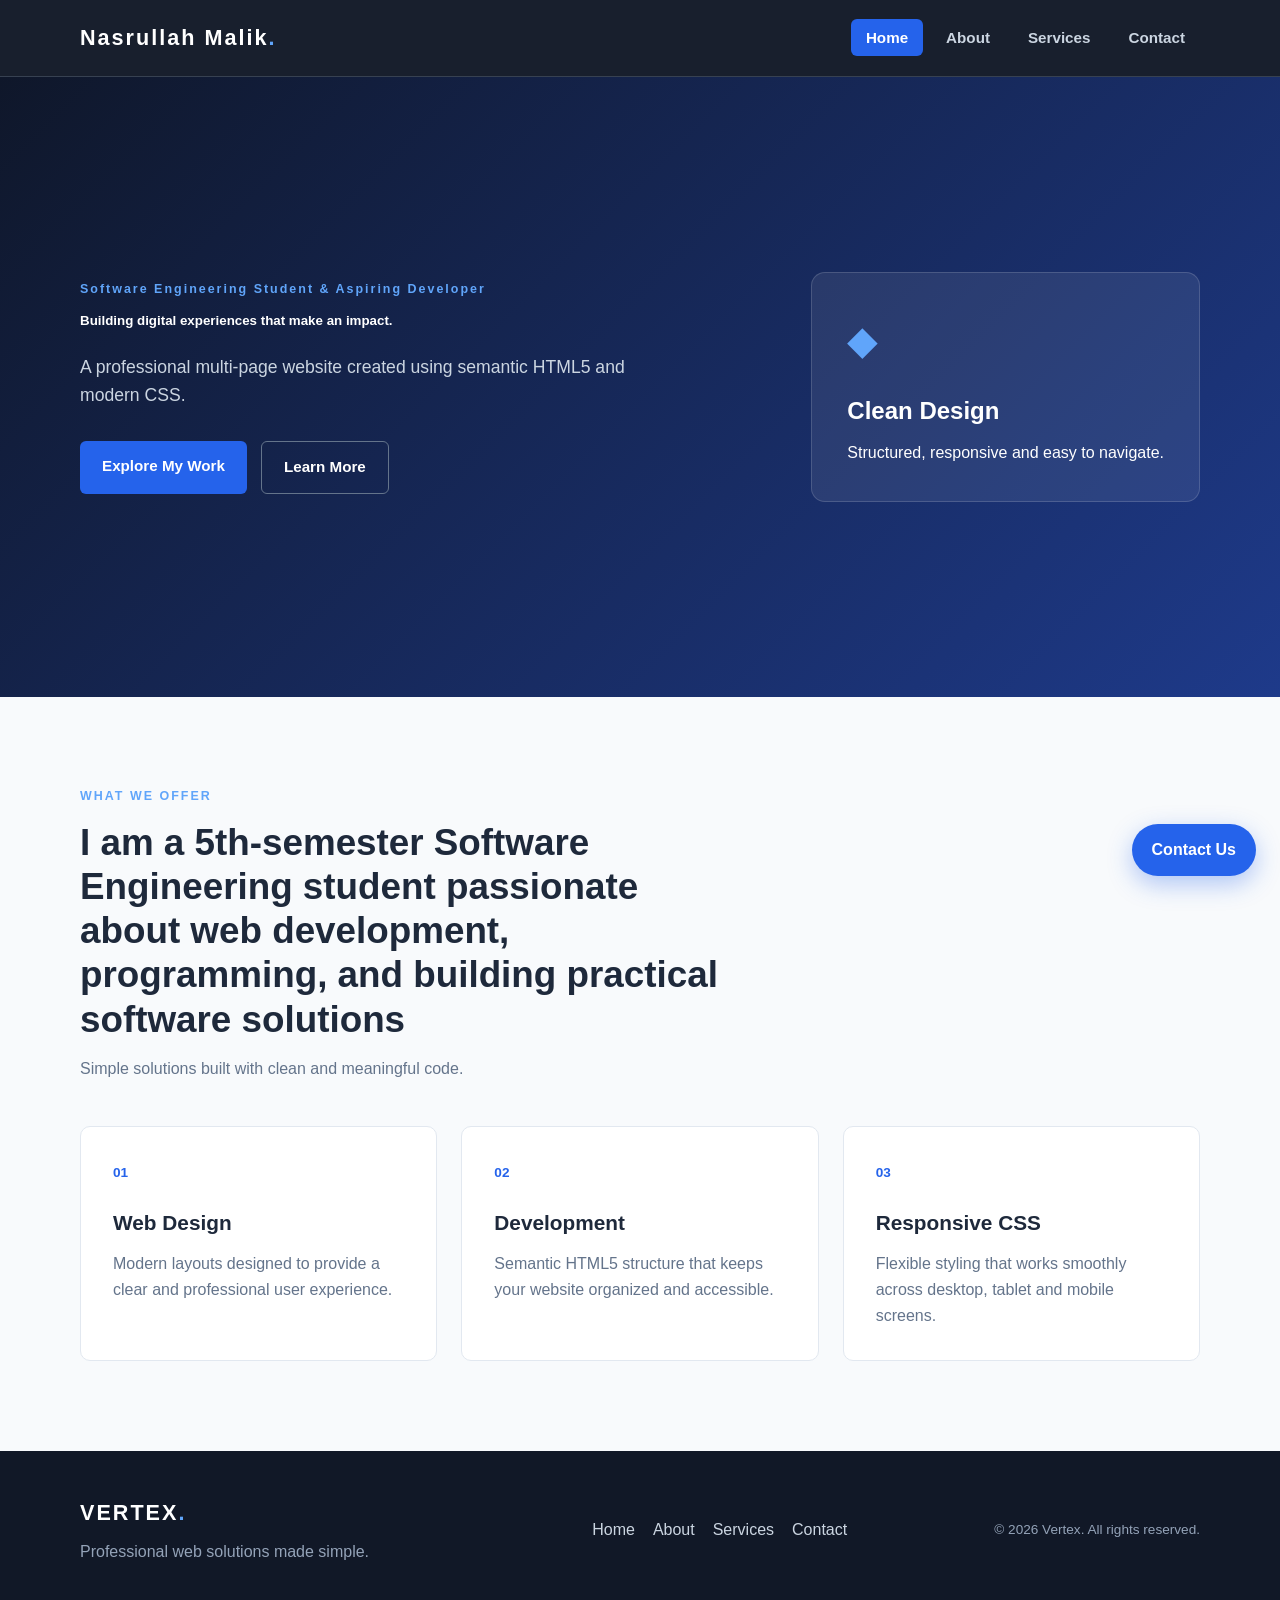
<file: index.html>
<!DOCTYPE html>
<html lang="en">
<head>
    <meta charset="UTF-8">
    <meta name="viewport" content="width=device-width, initial-scale=1.0">
    <meta name="description" content="Professional semantic HTML and CSS website">
    <title>Nasrullah | Home</title>
    <link rel="stylesheet" href="css/style.css">
</head>
<body>

<header class="site-header">
    <nav class="navbar container">
        <a href="index.html" class="logo">Nasrullah Malik<span>.</span></a>

        <ul class="nav-links">
            <li><a href="index.html" class="active">Home</a></li>
            <li><a href="pages/about.html">About</a></li>
            <li><a href="pages/services.html">Services</a></li>
            <li><a href="pages/contact.html">Contact</a></li>
        </ul>
    </nav>
</header>

<main>
    <section class="hero">
        <div class="container hero-content">
            <div class="hero-text">
                <p class="tagline">Software Engineering Student & Aspiring Developer</p>
                <h1>Building digital experiences that make an impact.</h1>
                <p>
                    A professional multi-page website created using semantic
                    HTML5 and modern CSS.
                </p>

                <div class="hero-buttons">
                    <a href="pages/services.html" class="btn btn-primary">Explore My Work</a>
                    <a href="pages/about.html" class="btn btn-outline">Learn More</a>
                </div>
            </div>

            <aside class="hero-card">
                <span class="hero-icon">◆</span>
                <h2>Clean Design</h2>
                <p>Structured, responsive and easy to navigate.</p>
            </aside>
        </div>
    </section>

    <section class="section">
        <div class="container">
            <div class="section-heading">
                <p class="tagline">WHAT WE OFFER</p>
                <h2>I am a 5th-semester Software Engineering student passionate about web development, programming, and building practical software solutions</h2>
                <p>Simple solutions built with clean and meaningful code.</p>
            </div>

            <div class="cards">
                <article class="card">
                    <span class="card-number">01</span>
                    <h3>Web Design</h3>
                    <p>Modern layouts designed to provide a clear and professional user experience.</p>
                </article>

                <article class="card">
                    <span class="card-number">02</span>
                    <h3>Development</h3>
                    <p>Semantic HTML5 structure that keeps your website organized and accessible.</p>
                </article>

                <article class="card">
                    <span class="card-number">03</span>
                    <h3>Responsive CSS</h3>
                    <p>Flexible styling that works smoothly across desktop, tablet and mobile screens.</p>
                </article>
            </div>
        </div>
    </section>
</main>

<a href="pages/contact.html" class="floating-contact">Contact Us</a>

<footer class="site-footer">
    <div class="container footer-content">
        <div>
            <a href="index.html" class="logo footer-logo">VERTEX<span>.</span></a>
            <p>Professional web solutions made simple.</p>
        </div>

        <nav class="footer-nav" aria-label="Footer navigation">
            <a href="index.html">Home</a>
            <a href="pages/about.html">About</a>
            <a href="pages/services.html">Services</a>
            <a href="pages/contact.html">Contact</a>
        </nav>

        <p class="copyright">&copy; 2026 Vertex. All rights reserved.</p>
    </div>
</footer>

</body>
</html>
</file>
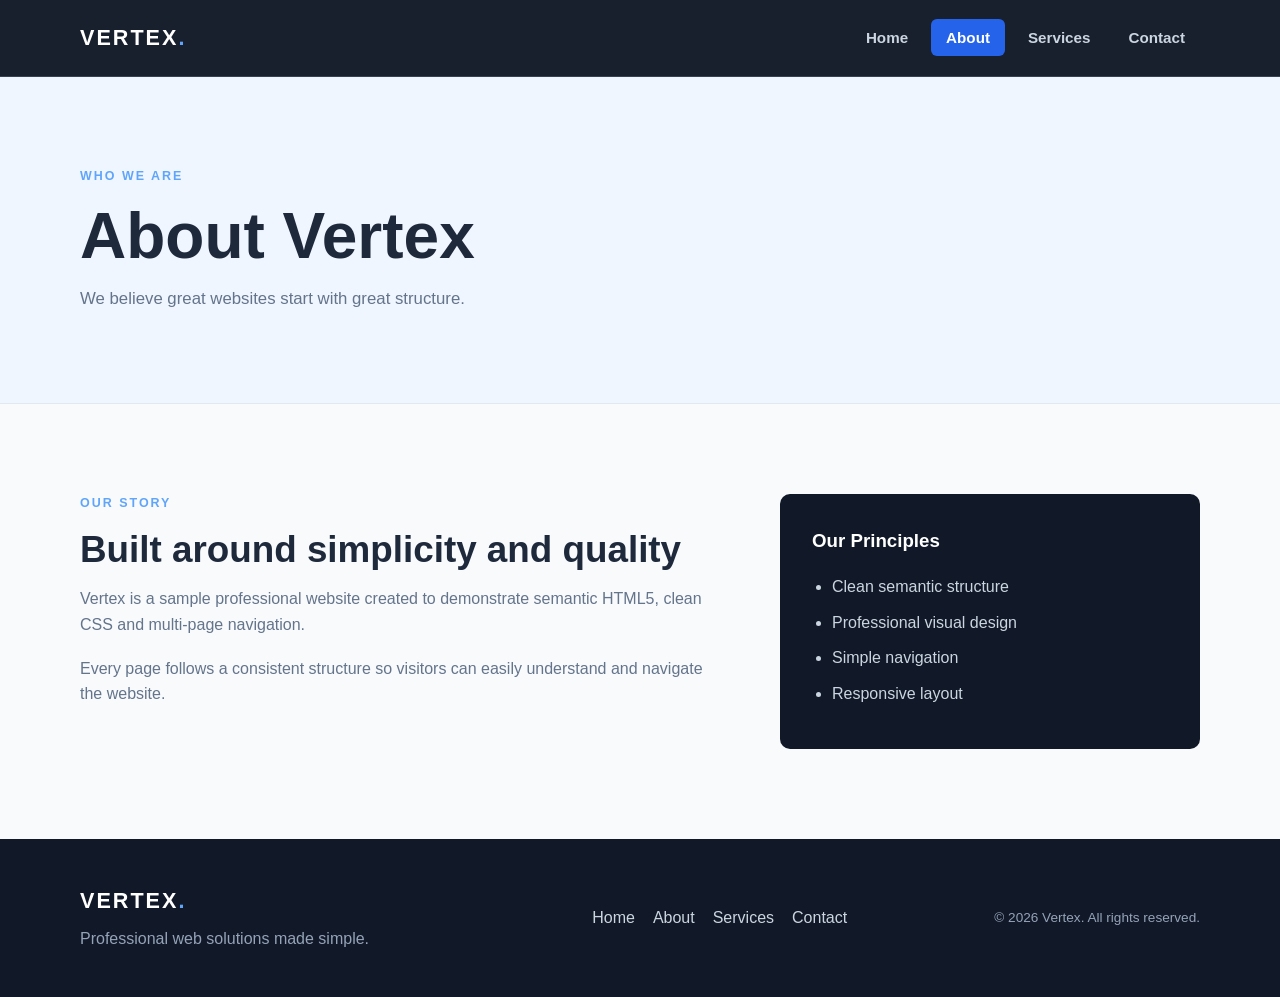
<file: pages/about.html>
<!DOCTYPE html>
<html lang="en">
<head>
    <meta charset="UTF-8">
    <meta name="viewport" content="width=device-width, initial-scale=1.0">
    <meta name="description" content="About Vertex">
    <title>Vertex | About</title>
    <link rel="stylesheet" href="../css/style.css">
</head>
<body>

<header class="site-header">
    <nav class="navbar container">
        <a href="../index.html" class="logo">VERTEX<span>.</span></a>

        <ul class="nav-links">
            <li><a href="../index.html">Home</a></li>
            <li><a href="about.html" class="active">About</a></li>
            <li><a href="services.html">Services</a></li>
            <li><a href="contact.html">Contact</a></li>
        </ul>
    </nav>
</header>

<main>
    <section class="page-banner">
        <div class="container">
            <p class="tagline">WHO WE ARE</p>
            <h1>About Vertex</h1>
            <p>We believe great websites start with great structure.</p>
        </div>
    </section>

    <section class="section">
        <div class="container two-column">
            <article>
                <p class="tagline">OUR STORY</p>
                <h2>Built around simplicity and quality</h2>
                <p>
                    Vertex is a sample professional website created to demonstrate
                    semantic HTML5, clean CSS and multi-page navigation.
                </p>
                <p>
                    Every page follows a consistent structure so visitors can
                    easily understand and navigate the website.
                </p>
            </article>

            <aside class="highlight-box">
                <h3>Our Principles</h3>
                <ul>
                    <li>Clean semantic structure</li>
                    <li>Professional visual design</li>
                    <li>Simple navigation</li>
                    <li>Responsive layout</li>
                </ul>
            </aside>
        </div>
    </section>
</main>

<footer class="site-footer">
    <div class="container footer-content">
        <div>
            <a href="../index.html" class="logo footer-logo">VERTEX<span>.</span></a>
            <p>Professional web solutions made simple.</p>
        </div>

        <nav class="footer-nav" aria-label="Footer navigation">
            <a href="../index.html">Home</a>
            <a href="about.html">About</a>
            <a href="services.html">Services</a>
            <a href="contact.html">Contact</a>
        </nav>

        <p class="copyright">&copy; 2026 Vertex. All rights reserved.</p>
    </div>
</footer>

</body>
</html>
</file>
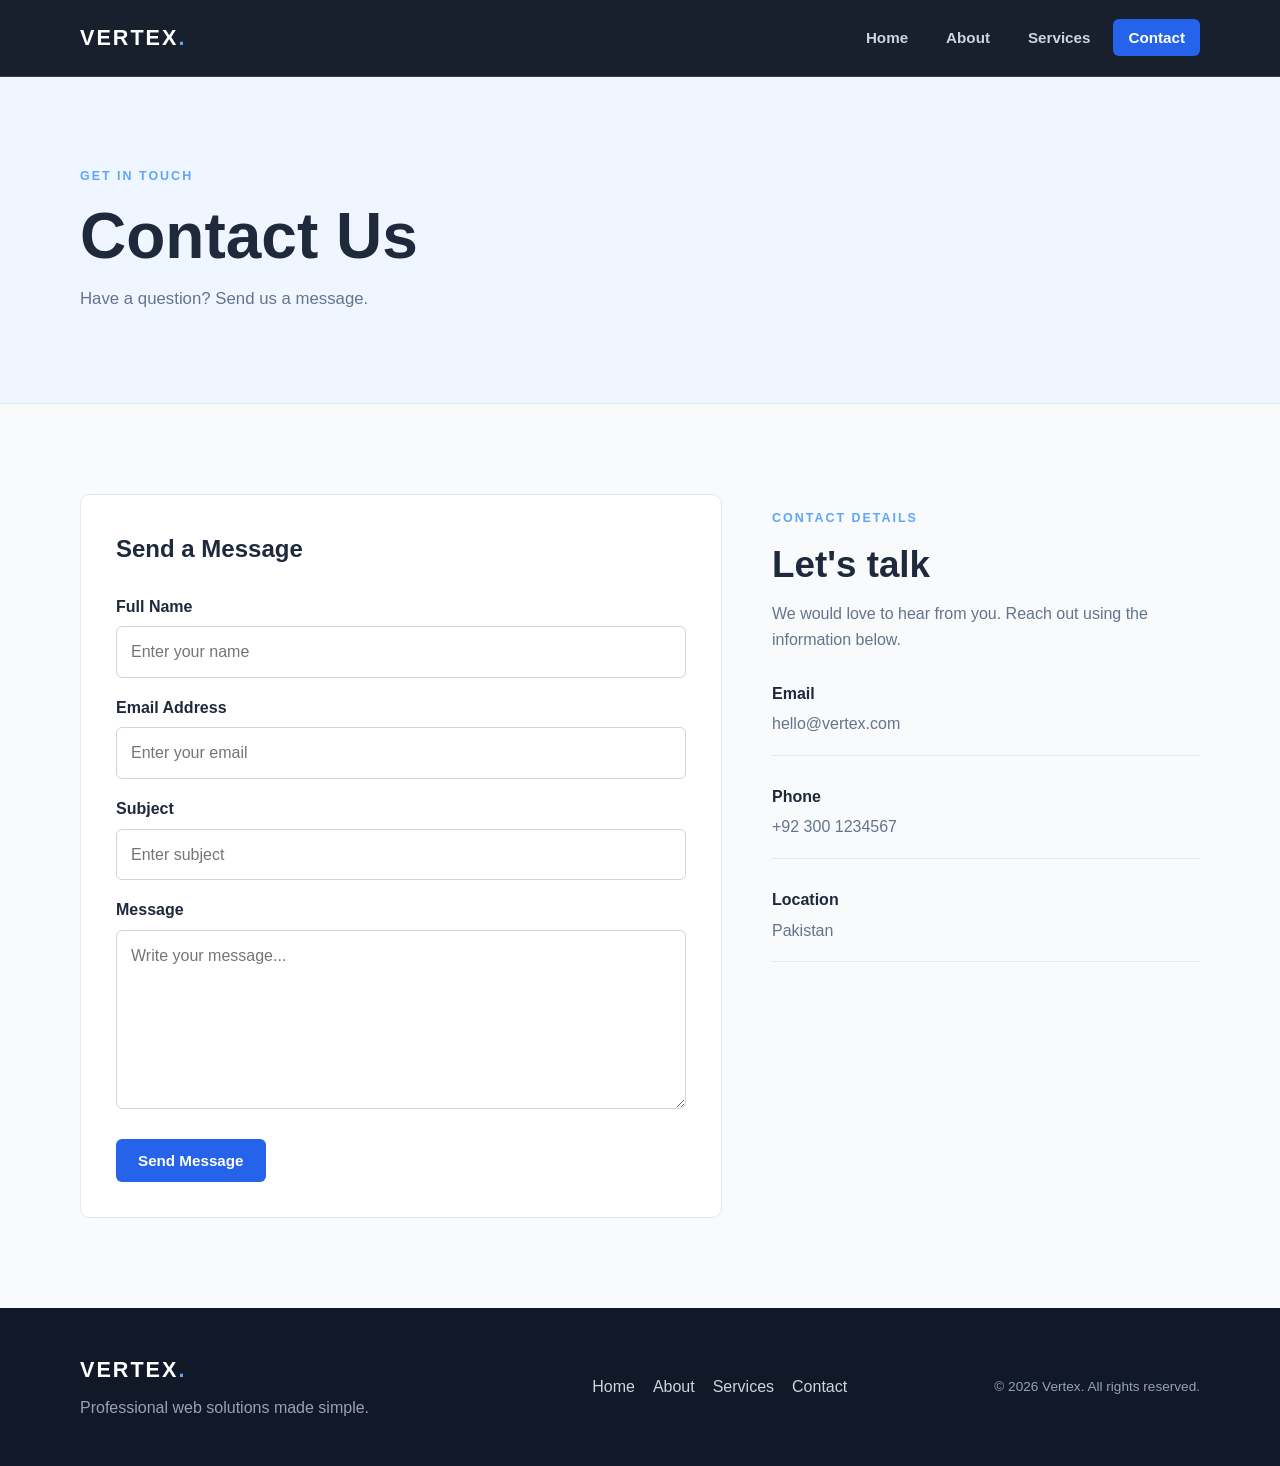
<file: pages/contact.html>
<!DOCTYPE html>
<html lang="en">
<head>
    <meta charset="UTF-8">
    <meta name="viewport" content="width=device-width, initial-scale=1.0">
    <meta name="description" content="Contact Vertex">
    <title>Vertex | Contact</title>
    <link rel="stylesheet" href="../css/style.css">
</head>
<body>

<header class="site-header">
    <nav class="navbar container">
        <a href="../index.html" class="logo">VERTEX<span>.</span></a>

        <ul class="nav-links">
            <li><a href="../index.html">Home</a></li>
            <li><a href="about.html">About</a></li>
            <li><a href="services.html">Services</a></li>
            <li><a href="contact.html" class="active">Contact</a></li>
        </ul>
    </nav>
</header>

<main>
    <section class="page-banner">
        <div class="container">
            <p class="tagline">GET IN TOUCH</p>
            <h1>Contact Us</h1>
            <p>Have a question? Send us a message.</p>
        </div>
    </section>

    <section class="section">
        <div class="container contact-grid">
            <form class="contact-form" action="#" method="post">
                <h2>Send a Message</h2>

                <label for="name">Full Name</label>
                <input type="text" id="name" name="name" placeholder="Enter your name" required>

                <label for="email">Email Address</label>
                <input type="email" id="email" name="email" placeholder="Enter your email" required>

                <label for="subject">Subject</label>
                <input type="text" id="subject" name="subject" placeholder="Enter subject">

                <label for="message">Message</label>
                <textarea id="message" name="message" rows="6" placeholder="Write your message..." required></textarea>

                <button type="submit" class="btn btn-primary">Send Message</button>
            </form>

            <aside class="contact-info">
                <p class="tagline">CONTACT DETAILS</p>
                <h2>Let's talk</h2>
                <p>We would love to hear from you. Reach out using the information below.</p>

                <div class="contact-item">
                    <strong>Email</strong>
                    <p>hello@vertex.com</p>
                </div>

                <div class="contact-item">
                    <strong>Phone</strong>
                    <p>+92 300 1234567</p>
                </div>

                <div class="contact-item">
                    <strong>Location</strong>
                    <p>Pakistan</p>
                </div>
            </aside>
        </div>
    </section>
</main>

<footer class="site-footer">
    <div class="container footer-content">
        <div>
            <a href="../index.html" class="logo footer-logo">VERTEX<span>.</span></a>
            <p>Professional web solutions made simple.</p>
        </div>

        <nav class="footer-nav" aria-label="Footer navigation">
            <a href="../index.html">Home</a>
            <a href="about.html">About</a>
            <a href="services.html">Services</a>
            <a href="contact.html">Contact</a>
        </nav>

        <p class="copyright">&copy; 2026 Vertex. All rights reserved.</p>
    </div>
</footer>

</body>
</html>
</file>
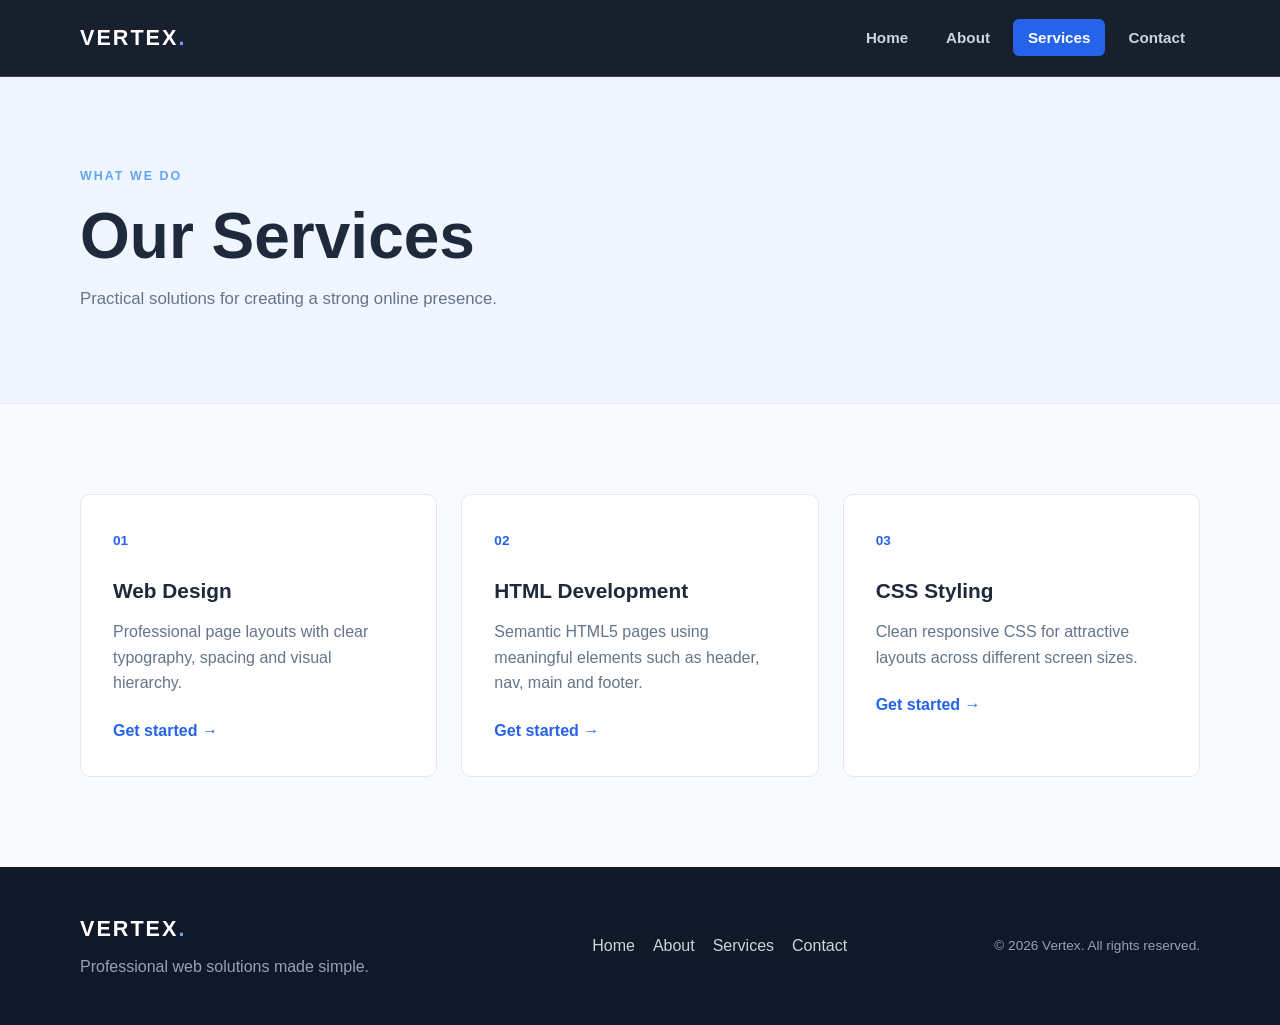
<file: pages/services.html>
<!DOCTYPE html>
<html lang="en">
<head>
    <meta charset="UTF-8">
    <meta name="viewport" content="width=device-width, initial-scale=1.0">
    <meta name="description" content="Vertex services">
    <title>Vertex | Services</title>
    <link rel="stylesheet" href="../css/style.css">
</head>
<body>

<header class="site-header">
    <nav class="navbar container">
        <a href="../index.html" class="logo">VERTEX<span>.</span></a>

        <ul class="nav-links">
            <li><a href="../index.html">Home</a></li>
            <li><a href="about.html">About</a></li>
            <li><a href="services.html" class="active">Services</a></li>
            <li><a href="contact.html">Contact</a></li>
        </ul>
    </nav>
</header>

<main>
    <section class="page-banner">
        <div class="container">
            <p class="tagline">WHAT WE DO</p>
            <h1>Our Services</h1>
            <p>Practical solutions for creating a strong online presence.</p>
        </div>
    </section>

    <section class="section">
        <div class="container">
            <div class="cards service-cards">
                <article class="card">
                    <span class="card-number">01</span>
                    <h3>Web Design</h3>
                    <p>Professional page layouts with clear typography, spacing and visual hierarchy.</p>
                    <a href="contact.html" class="text-link">Get started →</a>
                </article>

                <article class="card">
                    <span class="card-number">02</span>
                    <h3>HTML Development</h3>
                    <p>Semantic HTML5 pages using meaningful elements such as header, nav, main and footer.</p>
                    <a href="contact.html" class="text-link">Get started →</a>
                </article>

                <article class="card">
                    <span class="card-number">03</span>
                    <h3>CSS Styling</h3>
                    <p>Clean responsive CSS for attractive layouts across different screen sizes.</p>
                    <a href="contact.html" class="text-link">Get started →</a>
                </article>
            </div>
        </div>
    </section>
</main>

<footer class="site-footer">
    <div class="container footer-content">
        <div>
            <a href="../index.html" class="logo footer-logo">VERTEX<span>.</span></a>
            <p>Professional web solutions made simple.</p>
        </div>

        <nav class="footer-nav" aria-label="Footer navigation">
            <a href="../index.html">Home</a>
            <a href="about.html">About</a>
            <a href="services.html">Services</a>
            <a href="contact.html">Contact</a>
        </nav>

        <p class="copyright">&copy; 2026 Vertex. All rights reserved.</p>
    </div>
</footer>

</body>
</html>
</file>
<file: css/style.css>
* {
    margin: 0;
    padding: 0;
    box-sizing: border-box;
}

:root {
    --dark: #111827;
    --dark-2: #1f2937;
    --primary: #2563eb;
    --primary-dark: #1d4ed8;
    --light: #f8fafc;
    --white: #ffffff;
    --text: #1e293b;
    --muted: #64748b;
    --border: #e2e8f0;
}

html {
    scroll-behavior: smooth;
}

body {
    font-family: Arial, Helvetica, sans-serif;
    color: var(--text);
    background: var(--light);
    line-height: 1.6;
}

a {
    text-decoration: none;
}

.container {
    width: min(1120px, 92%);
    margin: auto;
}

/* NAVBAR */

.site-header {
    position: sticky;
    top: 0;
    z-index: 1000;
    background: rgba(17, 24, 39, 0.97);
    border-bottom: 1px solid #374151;
}

.navbar {
    min-height: 76px;
    display: flex;
    justify-content: space-between;
    align-items: center;
}

.logo {
    color: var(--white);
    font-size: 1.35rem;
    font-weight: 800;
    letter-spacing: 2px;
}

.logo span {
    color: #60a5fa;
}

.nav-links {
    display: flex;
    list-style: none;
    gap: 8px;
}

.nav-links a {
    color: #cbd5e1;
    padding: 10px 15px;
    border-radius: 6px;
    font-size: 0.95rem;
    font-weight: 600;
}

.nav-links a:hover,
.nav-links a.active {
    color: var(--white);
    background: var(--primary);
}

/* HERO */

.hero {
    min-height: 620px;
    display: flex;
    align-items: center;
    background: linear-gradient(135deg, #0f172a, #1e3a8a);
    color: white;
}

.hero-content {
    display: flex;
    align-items: center;
    justify-content: space-between;
    gap: 70px;
}

.hero-text {
    max-width: 700px;
}

.tagline {
    color: #60a5fa;
    font-size: 0.78rem;
    font-weight: 800;
    letter-spacing: 2px;
    margin-bottom: 14px;
}

.hero h1 {
    font-size: smaller;
    line-height: 1.05;
    margin-bottom: 25px;
}

.hero-text > p:not(.tagline) {
    color: #cbd5e1;
    font-size: 1.1rem;
    max-width: 600px;
}

.hero-buttons {
    display: flex;
    gap: 14px;
    margin-top: 32px;
}

.btn {
    display: inline-block;
    border: none;
    padding: 13px 22px;
    border-radius: 6px;
    font-weight: 700;
    cursor: pointer;
    font-size: 0.95rem;
}

.btn-primary {
    color: white;
    background: var(--primary);
}

.btn-primary:hover {
    background: var(--primary-dark);
}

.btn-outline {
    color: white;
    border: 1px solid #64748b;
    background: transparent;
}

.btn-outline:hover {
    background: white;
    color: var(--dark);
}

.hero-card {
    min-width: 260px;
    padding: 35px;
    background: rgba(255, 255, 255, 0.08);
    border: 1px solid rgba(255, 255, 255, 0.15);
    border-radius: 14px;
}

.hero-icon {
    display: block;
    font-size: 2.5rem;
    color: #60a5fa;
    margin-bottom: 20px;
}

.hero-card h2 {
    margin-bottom: 10px;
}

/* SECTIONS */

.section {
    padding: 90px 0;
}

.section-heading {
    max-width: 650px;
    margin-bottom: 45px;
}

.section-heading h2,
.two-column h2,
.contact-info h2 {
    font-size: 2.3rem;
    line-height: 1.2;
    margin-bottom: 14px;
}

.section-heading > p:last-child,
.contact-info > p:not(.tagline) {
    color: var(--muted);
}

.cards {
    display: grid;
    grid-template-columns: repeat(3, 1fr);
    gap: 24px;
}

.card {
    background: var(--white);
    padding: 32px;
    border: 1px solid var(--border);
    border-radius: 10px;
    transition: transform 0.2s, box-shadow 0.2s;
}

.card:hover {
    transform: translateY(-5px);
    box-shadow: 0 15px 35px rgba(15, 23, 42, 0.09);
}

.card-number {
    display: inline-block;
    color: var(--primary);
    font-size: 0.85rem;
    font-weight: 800;
    margin-bottom: 22px;
}

.card h3 {
    font-size: 1.3rem;
    margin-bottom: 12px;
}

.card p {
    color: var(--muted);
}

.text-link {
    display: inline-block;
    margin-top: 22px;
    color: var(--primary);
    font-weight: 700;
}

/* PAGE BANNER */

.page-banner {
    padding: 90px 0;
    background: #eff6ff;
    border-bottom: 1px solid var(--border);
}

.page-banner h1 {
    font-size: clamp(2.5rem, 5vw, 4rem);
    line-height: 1.1;
    margin-bottom: 15px;
}

.page-banner > .container > p:last-child {
    color: var(--muted);
    font-size: 1.05rem;
}

/* ABOUT */

.two-column {
    display: grid;
    grid-template-columns: 1.5fr 1fr;
    gap: 70px;
    align-items: start;
}

.two-column article p:not(.tagline) {
    color: var(--muted);
    margin-bottom: 18px;
}

.highlight-box {
    padding: 32px;
    background: var(--dark);
    color: white;
    border-radius: 10px;
}

.highlight-box h3 {
    margin-bottom: 18px;
}

.highlight-box ul {
    padding-left: 20px;
    color: #cbd5e1;
}

.highlight-box li {
    margin-bottom: 10px;
}

/* CONTACT */

.contact-grid {
    display: grid;
    grid-template-columns: 1.2fr 0.8fr;
    gap: 50px;
}

.contact-form {
    padding: 35px;
    background: white;
    border: 1px solid var(--border);
    border-radius: 10px;
}

.contact-form h2 {
    margin-bottom: 25px;
}

.contact-form label {
    display: block;
    margin: 17px 0 7px;
    font-weight: 700;
}

.contact-form input,
.contact-form textarea {
    width: 100%;
    padding: 12px 14px;
    border: 1px solid #cbd5e1;
    border-radius: 6px;
    font: inherit;
}

.contact-form textarea {
    resize: vertical;
}

.contact-form input:focus,
.contact-form textarea:focus {
    outline: 2px solid #93c5fd;
    border-color: var(--primary);
}

.contact-form button {
    margin-top: 22px;
}

.contact-info {
    padding-top: 15px;
}

.contact-item {
    margin-top: 28px;
    padding-bottom: 18px;
    border-bottom: 1px solid var(--border);
}

.contact-item strong {
    display: block;
    margin-bottom: 5px;
}

.contact-item p {
    color: var(--muted);
}

/* FLOATING CONTACT */

.floating-contact {
    position: fixed;
    right: 24px;
    bottom: 24px;
    z-index: 900;
    color: white;
    background: var(--primary);
    padding: 13px 20px;
    border-radius: 50px;
    font-weight: 700;
    box-shadow: 0 8px 25px rgba(37, 99, 235, 0.35);
}

.floating-contact:hover {
    background: var(--primary-dark);
}

/* FOOTER */

.site-footer {
    margin-top: auto;
    padding: 45px 0;
    background: var(--dark);
    color: #94a3b8;
}

.footer-content {
    display: grid;
    grid-template-columns: 1.3fr 1fr auto;
    gap: 35px;
    align-items: center;
}

.footer-logo {
    display: inline-block;
    margin-bottom: 8px;
}

.footer-nav {
    display: flex;
    flex-wrap: wrap;
    gap: 18px;
}

.footer-nav a {
    color: #cbd5e1;
}

.footer-nav a:hover {
    color: white;
}

.copyright {
    font-size: 0.85rem;
}

/* RESPONSIVE */

@media (max-width: 800px) {
    .navbar {
        flex-direction: column;
        padding: 18px 0;
        gap: 15px;
    }

    .nav-links {
        flex-wrap: wrap;
        justify-content: center;
    }

    .hero {
        padding: 80px 0;
    }

    .hero-content,
    .two-column,
    .contact-grid {
        grid-template-columns: 1fr;
        display: grid;
    }

    .hero-card {
        min-width: 0;
    }

    .cards {
        grid-template-columns: 1fr;
    }

    .footer-content {
        grid-template-columns: 1fr;
        text-align: center;
    }

    .footer-nav {
        justify-content: center;
    }
}

@media (max-width: 500px) {
    .nav-links {
        gap: 2px;
    }

    .nav-links a {
        padding: 8px 9px;
        font-size: 0.85rem;
    }

    .hero h1 {
        font-size: 2.5rem;
    }

    .hero-buttons {
        flex-direction: column;
    }

    .btn {
        text-align: center;
    }

    .floating-contact {
        right: 15px;
        bottom: 15px;
    }
}
</file>
